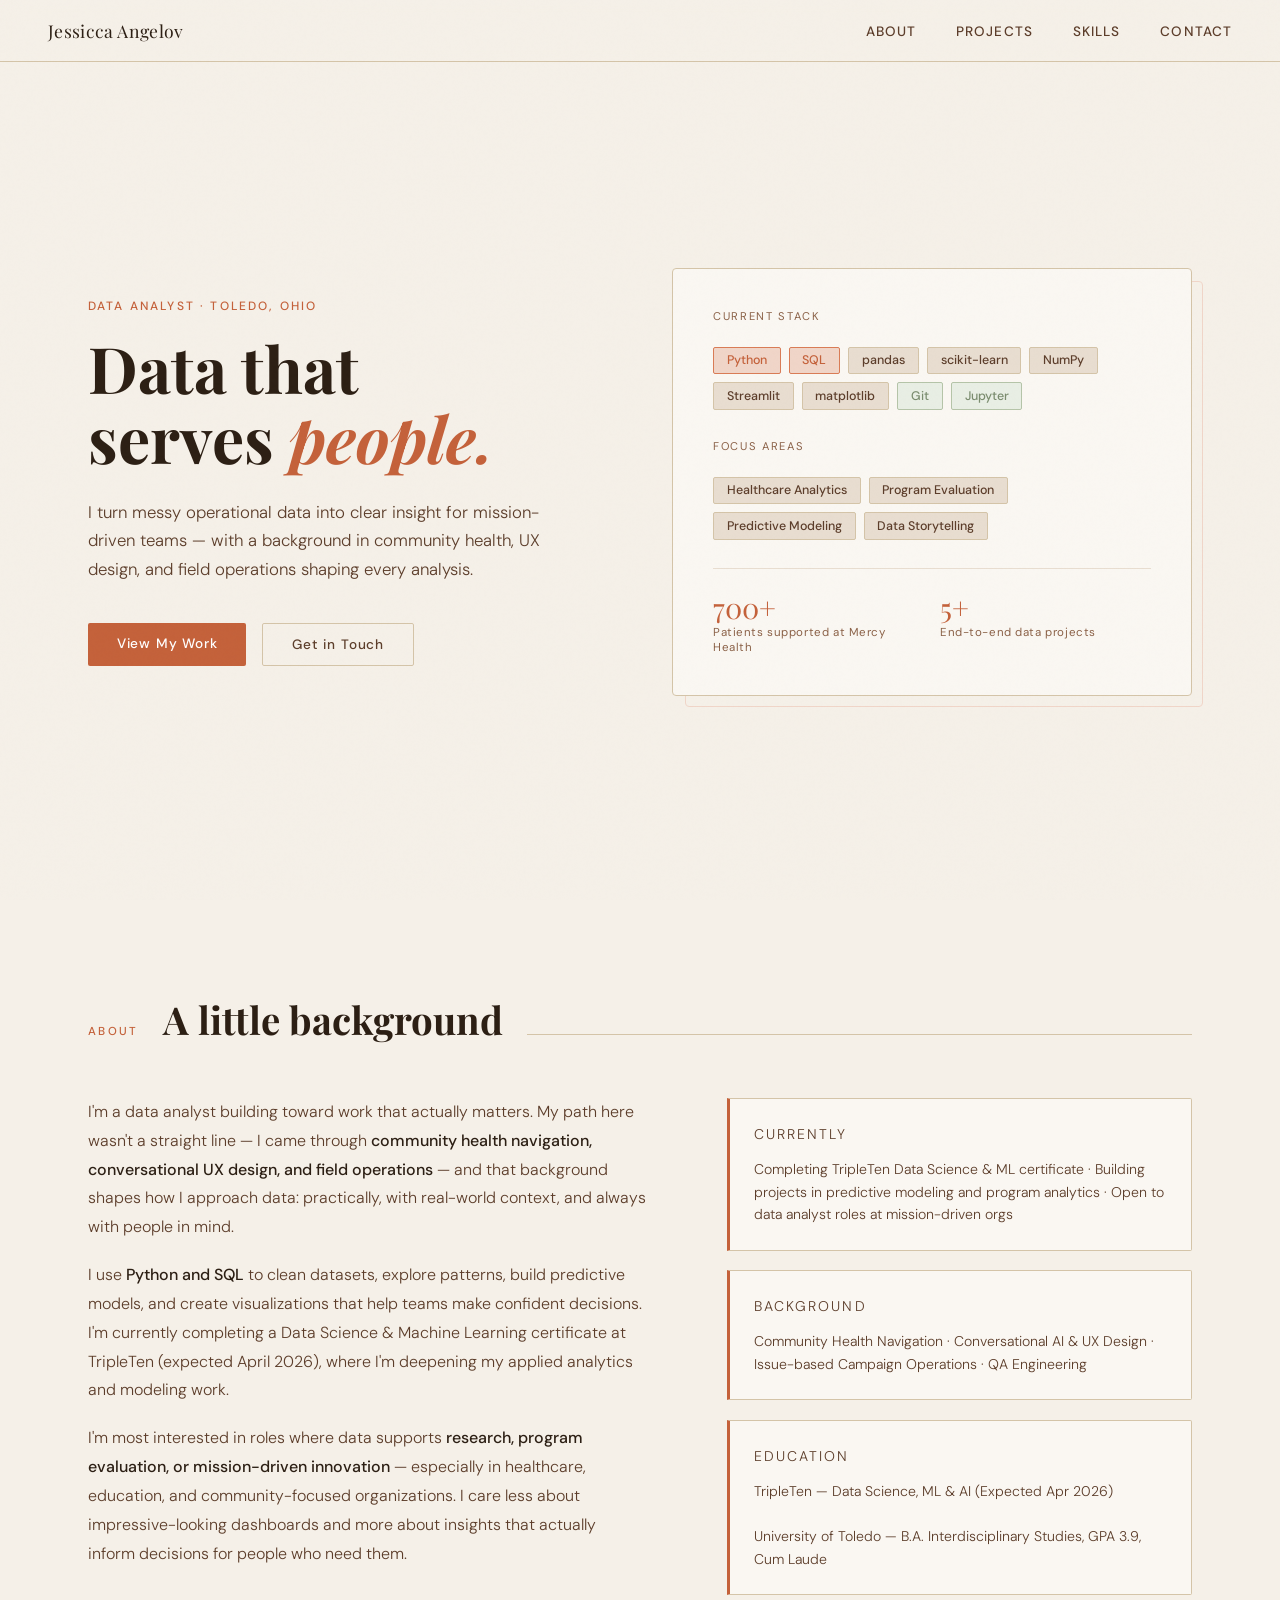
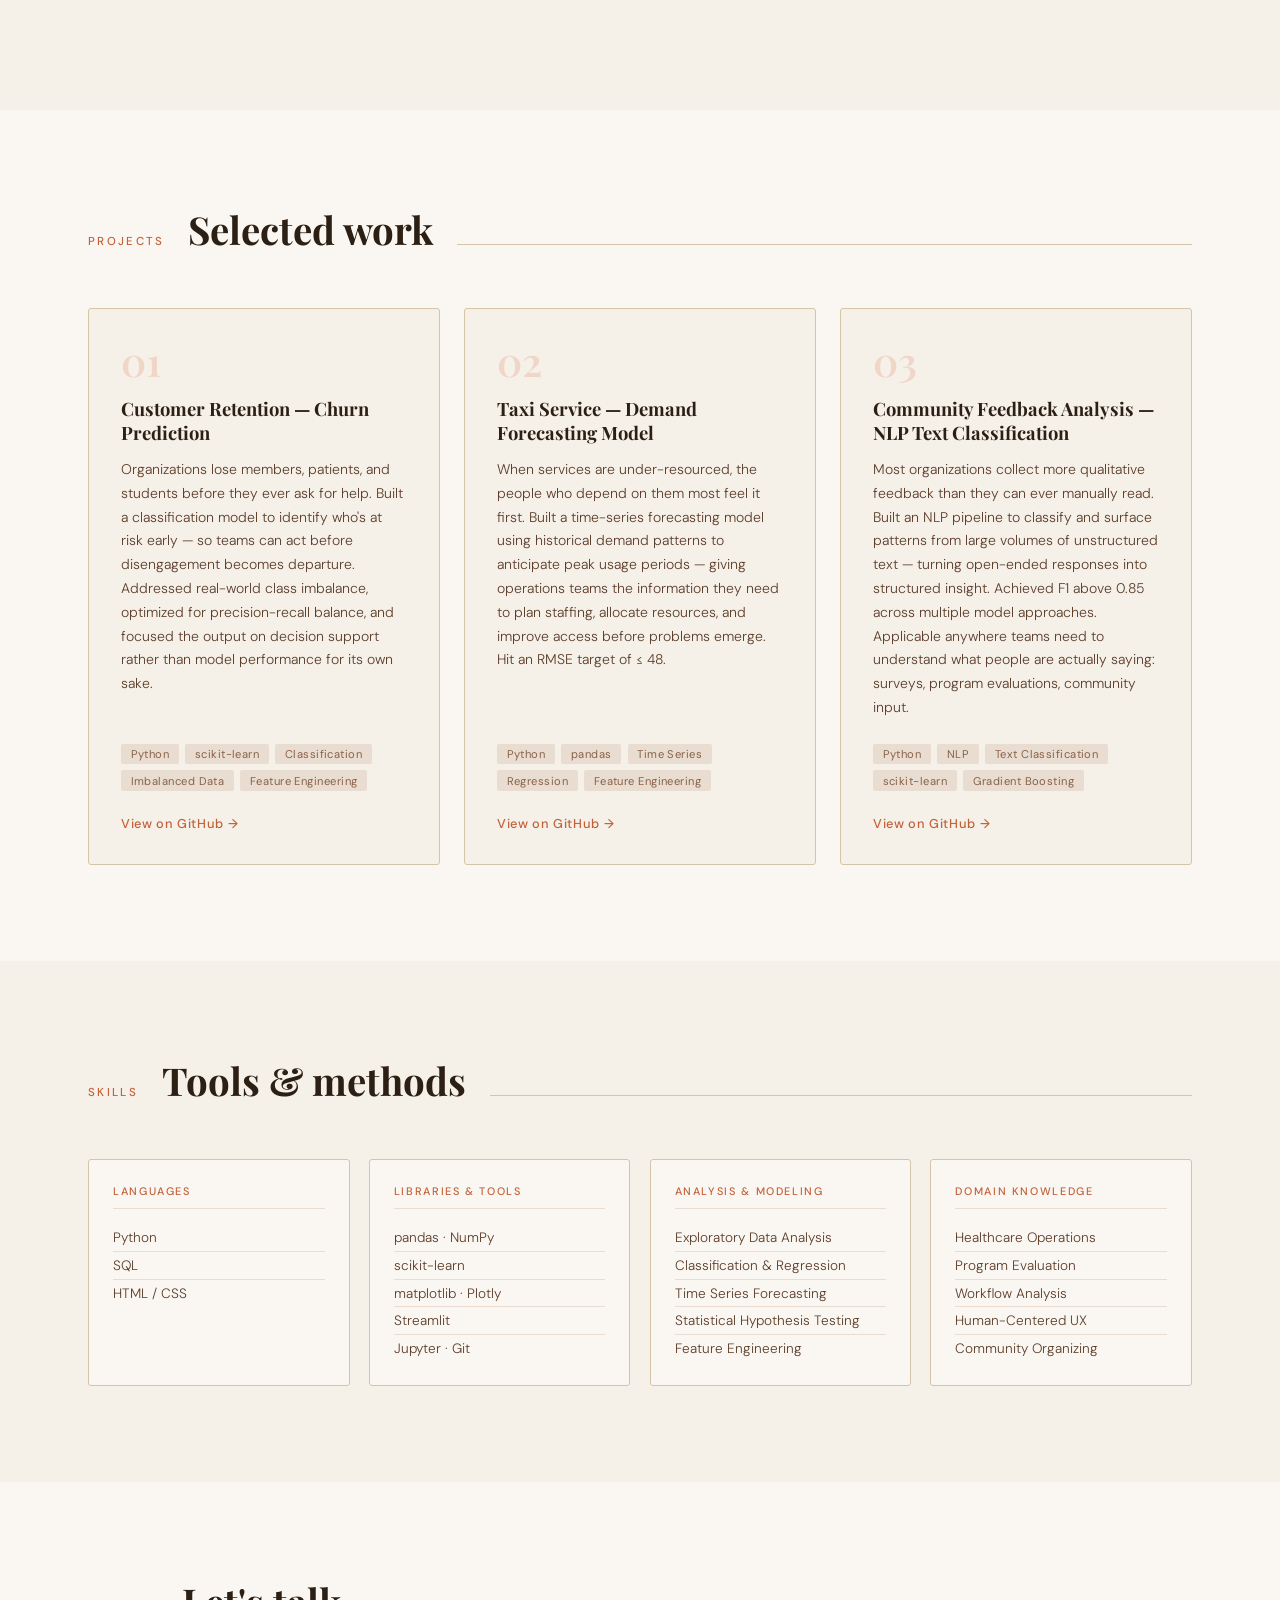
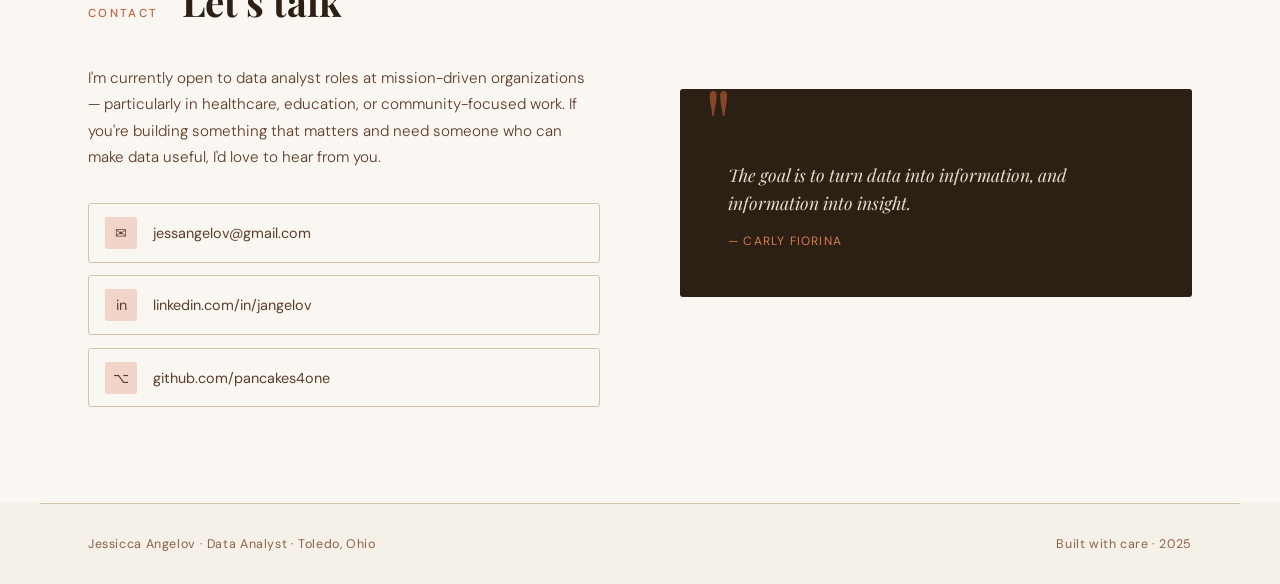
<file: index.html>
<!DOCTYPE html>
<html lang="en">
<head>
  <meta charset="UTF-8" />
  <meta name="viewport" content="width=device-width, initial-scale=1.0"/>
  <title>Jessicca Angelov — Data Analyst</title>
  <link rel="preconnect" href="https://fonts.googleapis.com">
  <link rel="preconnect" href="https://fonts.gstatic.com" crossorigin>
  <link href="https://fonts.googleapis.com/css2?family=Playfair+Display:ital,wght@0,400;0,600;1,400&family=DM+Sans:wght@300;400;500&display=swap" rel="stylesheet">
  <style>
    *, *::before, *::after { box-sizing: border-box; margin: 0; padding: 0; }

    :root {
      --cream: #F5F0E8;
      --warm-white: #FAF7F2;
      --terracotta: #C4613A;
      --terracotta-light: #D97B55;
      --terracotta-pale: #F0D5C8;
      --brown-dark: #2C1F14;
      --brown-mid: #5C3D2A;
      --brown-light: #8B6147;
      --sage: #7A8C6E;
      --sage-light: #B5C4A8;
      --sand: #D4C4A8;
      --sand-light: #E8DDD0;
    }

    html { scroll-behavior: smooth; }

    body {
      font-family: 'DM Sans', sans-serif;
      background-color: var(--cream);
      color: var(--brown-dark);
      overflow-x: hidden;
    }

    /* Grain overlay */
    body::before {
      content: '';
      position: fixed;
      inset: 0;
      background-image: url("data:image/svg+xml,%3Csvg viewBox='0 0 256 256' xmlns='http://www.w3.org/2000/svg'%3E%3Cfilter id='noise'%3E%3CfeTurbulence type='fractalNoise' baseFrequency='0.9' numOctaves='4' stitchTiles='stitch'/%3E%3C/filter%3E%3Crect width='100%25' height='100%25' filter='url(%23noise)' opacity='0.04'/%3E%3C/svg%3E");
      pointer-events: none;
      z-index: 1000;
      opacity: 0.4;
    }

    /* NAV */
    nav {
      position: fixed;
      top: 0; left: 0; right: 0;
      z-index: 100;
      padding: 1.2rem 3rem;
      display: flex;
      justify-content: space-between;
      align-items: center;
      background: rgba(245, 240, 232, 0.88);
      backdrop-filter: blur(12px);
      border-bottom: 1px solid var(--sand);
    }

    .nav-logo {
      font-family: 'Playfair Display', serif;
      font-size: 1.1rem;
      color: var(--brown-dark);
      letter-spacing: 0.02em;
    }

    .nav-links {
      display: flex;
      gap: 2.5rem;
      list-style: none;
    }

    .nav-links a {
      text-decoration: none;
      color: var(--brown-mid);
      font-size: 0.85rem;
      font-weight: 500;
      letter-spacing: 0.08em;
      text-transform: uppercase;
      transition: color 0.2s;
    }

    .nav-links a:hover { color: var(--terracotta); }

    /* HERO */
    .hero {
      min-height: 100vh;
      display: grid;
      grid-template-columns: 1fr 1fr;
      align-items: center;
      padding: 8rem 3rem 4rem;
      gap: 4rem;
      max-width: 1200px;
      margin: 0 auto;
    }

    .hero-text { animation: fadeUp 0.8s ease both; }

    .hero-eyebrow {
      font-size: 0.75rem;
      font-weight: 500;
      letter-spacing: 0.18em;
      text-transform: uppercase;
      color: var(--terracotta);
      margin-bottom: 1.2rem;
    }

    .hero-name {
      font-family: 'Playfair Display', serif;
      font-size: clamp(3rem, 5vw, 4.5rem);
      line-height: 1.1;
      color: var(--brown-dark);
      margin-bottom: 1.5rem;
    }

    .hero-name em {
      font-style: italic;
      color: var(--terracotta);
    }

    .hero-tagline {
      font-size: 1.05rem;
      font-weight: 300;
      line-height: 1.7;
      color: var(--brown-mid);
      max-width: 480px;
      margin-bottom: 2.5rem;
    }

    .hero-cta {
      display: flex;
      gap: 1rem;
      flex-wrap: wrap;
    }

    .btn-primary {
      display: inline-block;
      padding: 0.75rem 1.8rem;
      background: var(--terracotta);
      color: white;
      text-decoration: none;
      font-size: 0.85rem;
      font-weight: 500;
      letter-spacing: 0.06em;
      border-radius: 2px;
      transition: background 0.2s, transform 0.2s;
    }

    .btn-primary:hover {
      background: var(--brown-mid);
      transform: translateY(-1px);
    }

    .btn-secondary {
      display: inline-block;
      padding: 0.75rem 1.8rem;
      border: 1.5px solid var(--sand);
      color: var(--brown-mid);
      text-decoration: none;
      font-size: 0.85rem;
      font-weight: 500;
      letter-spacing: 0.06em;
      border-radius: 2px;
      transition: border-color 0.2s, color 0.2s;
    }

    .btn-secondary:hover {
      border-color: var(--terracotta);
      color: var(--terracotta);
    }

    .hero-visual {
      animation: fadeUp 0.8s 0.2s ease both;
      position: relative;
    }

    .hero-card {
      background: var(--warm-white);
      border: 1px solid var(--sand);
      border-radius: 4px;
      padding: 2.5rem;
      position: relative;
    }

    .hero-card::before {
      content: '';
      position: absolute;
      top: 12px; left: 12px; right: -12px; bottom: -12px;
      border: 1px solid var(--terracotta-pale);
      border-radius: 4px;
      z-index: -1;
    }

    .card-label {
      font-size: 0.7rem;
      letter-spacing: 0.15em;
      text-transform: uppercase;
      color: var(--brown-light);
      margin-bottom: 1.5rem;
    }

    .stack-row {
      display: flex;
      flex-wrap: wrap;
      gap: 0.5rem;
      margin-bottom: 1.8rem;
    }

    .tag {
      padding: 0.3rem 0.8rem;
      background: var(--sand-light);
      color: var(--brown-mid);
      font-size: 0.78rem;
      font-weight: 500;
      border-radius: 2px;
      border: 1px solid var(--sand);
    }

    .tag.accent {
      background: var(--terracotta-pale);
      border-color: var(--terracotta-light);
      color: var(--terracotta);
    }

    .tag.sage {
      background: #E8EEE4;
      border-color: var(--sage-light);
      color: var(--sage);
    }

    .stat-row {
      display: grid;
      grid-template-columns: 1fr 1fr;
      gap: 1rem;
      padding-top: 1.5rem;
      border-top: 1px solid var(--sand-light);
    }

    .stat { }
    .stat-num {
      font-family: 'Playfair Display', serif;
      font-size: 1.8rem;
      color: var(--terracotta);
      line-height: 1;
      margin-bottom: 0.2rem;
    }
    .stat-label {
      font-size: 0.72rem;
      color: var(--brown-light);
      letter-spacing: 0.05em;
    }

    /* SECTION SHARED */
    section {
      padding: 6rem 3rem;
      max-width: 1200px;
      margin: 0 auto;
    }

    .section-header {
      display: flex;
      align-items: baseline;
      gap: 1.5rem;
      margin-bottom: 3.5rem;
    }

    .section-eyebrow {
      font-size: 0.72rem;
      letter-spacing: 0.2em;
      text-transform: uppercase;
      color: var(--terracotta);
      font-weight: 500;
      white-space: nowrap;
    }

    .section-title {
      font-family: 'Playfair Display', serif;
      font-size: clamp(1.8rem, 3vw, 2.4rem);
      color: var(--brown-dark);
      line-height: 1.2;
    }

    .section-rule {
      flex: 1;
      height: 1px;
      background: var(--sand);
    }

    /* ABOUT */
    .about-grid {
      display: grid;
      grid-template-columns: 1.2fr 1fr;
      gap: 5rem;
      align-items: start;
    }

    .about-text p {
      font-size: 1rem;
      line-height: 1.8;
      color: var(--brown-mid);
      margin-bottom: 1.2rem;
      font-weight: 300;
    }

    .about-text p strong {
      color: var(--brown-dark);
      font-weight: 500;
    }

    .about-sidebar {}

    .sidebar-block {
      background: var(--warm-white);
      border: 1px solid var(--sand);
      border-left: 3px solid var(--terracotta);
      padding: 1.5rem;
      margin-bottom: 1.2rem;
      border-radius: 0 2px 2px 0;
    }

    .sidebar-block-label {
      font-size: 0.68rem;
      letter-spacing: 0.15em;
      text-transform: uppercase;
      color: var(--terracotta);
      font-weight: 500;
      margin-bottom: 0.8rem;
    }

    .sidebar-block p {
      font-size: 0.88rem;
      color: var(--brown-mid);
      line-height: 1.6;
      font-weight: 300;
    }

    /* PROJECTS */
    #projects { background: var(--warm-white); max-width: 100%; padding: 6rem 0; }
    #projects .inner { max-width: 1200px; margin: 0 auto; padding: 0 3rem; }

    .projects-grid {
      display: grid;
      grid-template-columns: repeat(3, 1fr);
      gap: 1.5rem;
    }

    .project-card {
      background: var(--cream);
      border: 1px solid var(--sand);
      border-radius: 3px;
      padding: 2rem;
      display: flex;
      flex-direction: column;
      transition: transform 0.25s, box-shadow 0.25s;
      position: relative;
      overflow: hidden;
    }

    .project-card::after {
      content: '';
      position: absolute;
      bottom: 0; left: 0; right: 0;
      height: 3px;
      background: var(--terracotta);
      transform: scaleX(0);
      transform-origin: left;
      transition: transform 0.3s ease;
    }

    .project-card:hover {
      transform: translateY(-4px);
      box-shadow: 0 12px 32px rgba(44, 31, 20, 0.08);
    }

    .project-card:hover::after { transform: scaleX(1); }

    .project-num {
      font-family: 'Playfair Display', serif;
      font-size: 2.5rem;
      color: var(--terracotta-pale);
      line-height: 1;
      margin-bottom: 1rem;
      font-weight: 600;
    }

    .project-title {
      font-family: 'Playfair Display', serif;
      font-size: 1.15rem;
      color: var(--brown-dark);
      margin-bottom: 0.8rem;
      line-height: 1.3;
    }

    .project-desc {
      font-size: 0.875rem;
      color: var(--brown-mid);
      line-height: 1.7;
      font-weight: 300;
      flex: 1;
      margin-bottom: 1.5rem;
    }

    .project-tags {
      display: flex;
      flex-wrap: wrap;
      gap: 0.4rem;
      margin-bottom: 1.5rem;
    }

    .project-tag {
      font-size: 0.7rem;
      padding: 0.2rem 0.6rem;
      background: var(--sand-light);
      color: var(--brown-light);
      border-radius: 2px;
      letter-spacing: 0.04em;
    }

    .project-link {
      display: inline-flex;
      align-items: center;
      gap: 0.4rem;
      font-size: 0.8rem;
      font-weight: 500;
      color: var(--terracotta);
      text-decoration: none;
      letter-spacing: 0.05em;
      margin-top: auto;
      transition: gap 0.2s;
    }

    .project-link:hover { gap: 0.7rem; }

    /* SKILLS */
    .skills-grid {
      display: grid;
      grid-template-columns: repeat(4, 1fr);
      gap: 1.2rem;
    }

    .skill-group {
      background: var(--warm-white);
      border: 1px solid var(--sand);
      padding: 1.5rem;
      border-radius: 3px;
    }

    .skill-group-title {
      font-size: 0.68rem;
      letter-spacing: 0.15em;
      text-transform: uppercase;
      color: var(--terracotta);
      font-weight: 500;
      margin-bottom: 1rem;
      padding-bottom: 0.6rem;
      border-bottom: 1px solid var(--sand-light);
    }

    .skill-list {
      list-style: none;
    }

    .skill-list li {
      font-size: 0.85rem;
      color: var(--brown-mid);
      padding: 0.3rem 0;
      font-weight: 300;
      border-bottom: 1px solid var(--sand-light);
    }

    .skill-list li:last-child { border-bottom: none; }

    /* CONTACT */
    .contact-inner {
      display: grid;
      grid-template-columns: 1fr 1fr;
      gap: 5rem;
      align-items: center;
    }

    .contact-text .section-title { margin-bottom: 1rem; }

    .contact-text p {
      font-size: 0.95rem;
      color: var(--brown-mid);
      line-height: 1.75;
      font-weight: 300;
      margin-bottom: 2rem;
    }

    .contact-links {
      display: flex;
      flex-direction: column;
      gap: 0.8rem;
    }

    .contact-link {
      display: flex;
      align-items: center;
      gap: 1rem;
      text-decoration: none;
      color: var(--brown-mid);
      font-size: 0.9rem;
      padding: 0.8rem 1rem;
      background: var(--warm-white);
      border: 1px solid var(--sand);
      border-radius: 3px;
      transition: border-color 0.2s, color 0.2s;
    }

    .contact-link:hover {
      border-color: var(--terracotta);
      color: var(--terracotta);
    }

    .contact-link-icon {
      width: 32px;
      height: 32px;
      background: var(--terracotta-pale);
      border-radius: 2px;
      display: flex;
      align-items: center;
      justify-content: center;
      font-size: 0.9rem;
      flex-shrink: 0;
    }

    .contact-quote {
      background: var(--brown-dark);
      color: var(--cream);
      padding: 3rem;
      border-radius: 3px;
      position: relative;
    }

    .contact-quote::before {
      content: '"';
      font-family: 'Playfair Display', serif;
      font-size: 6rem;
      color: var(--terracotta);
      position: absolute;
      top: -1rem;
      left: 1.5rem;
      line-height: 1;
      opacity: 0.6;
    }

    .contact-quote p {
      font-family: 'Playfair Display', serif;
      font-size: 1.1rem;
      font-style: italic;
      line-height: 1.6;
      color: var(--sand-light);
      margin-top: 1.5rem;
    }

    .contact-quote cite {
      display: block;
      margin-top: 1rem;
      font-size: 0.75rem;
      font-style: normal;
      letter-spacing: 0.1em;
      text-transform: uppercase;
      color: var(--terracotta-light);
    }

    /* FOOTER */
    footer {
      border-top: 1px solid var(--sand);
      padding: 2rem 3rem;
      display: flex;
      justify-content: space-between;
      align-items: center;
      max-width: 1200px;
      margin: 0 auto;
    }

    footer p {
      font-size: 0.78rem;
      color: var(--brown-light);
      letter-spacing: 0.05em;
    }

    /* ANIMATIONS */
    @keyframes fadeUp {
      from { opacity: 0; transform: translateY(24px); }
      to { opacity: 1; transform: translateY(0); }
    }

    .reveal {
      opacity: 1;
      transform: translateY(0);
      transition: opacity 0.6s ease, transform 0.6s ease;
    }

    .reveal.hidden {
      opacity: 0;
      transform: translateY(20px);
    }

    .reveal.visible {
      opacity: 1;
      transform: translateY(0);
    }

    /* RESPONSIVE */
    @media (max-width: 900px) {
      .hero { grid-template-columns: 1fr; padding-top: 6rem; }
      .hero-visual { display: none; }
      .about-grid { grid-template-columns: 1fr; gap: 2.5rem; }
      .projects-grid { grid-template-columns: 1fr; }
      .skills-grid { grid-template-columns: 1fr 1fr; }
      .contact-inner { grid-template-columns: 1fr; gap: 2.5rem; }
      nav { padding: 1rem 1.5rem; }
      .nav-links { gap: 1.5rem; }
      section { padding: 4rem 1.5rem; }
    }
  </style>
</head>
<body>

  <nav>
    <div class="nav-logo">Jessicca Angelov</div>
    <ul class="nav-links">
      <li><a href="#about">About</a></li>
      <li><a href="#projects">Projects</a></li>
      <li><a href="#skills">Skills</a></li>
      <li><a href="#contact">Contact</a></li>
    </ul>
  </nav>

  <!-- HERO -->
  <div class="hero">
    <div class="hero-text">
      <p class="hero-eyebrow">Data Analyst · Toledo, Ohio</p>
      <h1 class="hero-name">Data that<br>serves <em>people.</em></h1>
      <p class="hero-tagline">I turn messy operational data into clear insight for mission-driven teams — with a background in community health, UX design, and field operations shaping every analysis.</p>
      <div class="hero-cta">
        <a href="#projects" class="btn-primary">View My Work</a>
        <a href="#contact" class="btn-secondary">Get in Touch</a>
      </div>
    </div>
    <div class="hero-visual">
      <div class="hero-card">
        <p class="card-label">Current Stack</p>
        <div class="stack-row">
          <span class="tag accent">Python</span>
          <span class="tag accent">SQL</span>
          <span class="tag">pandas</span>
          <span class="tag">scikit-learn</span>
          <span class="tag">NumPy</span>
          <span class="tag">Streamlit</span>
          <span class="tag">matplotlib</span>
          <span class="tag sage">Git</span>
          <span class="tag sage">Jupyter</span>
        </div>
        <p class="card-label">Focus Areas</p>
        <div class="stack-row">
          <span class="tag">Healthcare Analytics</span>
          <span class="tag">Program Evaluation</span>
          <span class="tag">Predictive Modeling</span>
          <span class="tag">Data Storytelling</span>
        </div>
        <div class="stat-row">
          <div class="stat">
            <div class="stat-num">700+</div>
            <div class="stat-label">Patients supported at Mercy Health</div>
          </div>
          <div class="stat">
            <div class="stat-num">5+</div>
            <div class="stat-label">End-to-end data projects</div>
          </div>
        </div>
      </div>
    </div>
  </div>

  <!-- ABOUT -->
  <section id="about">
    <div class="section-header reveal">
      <span class="section-eyebrow">About</span>
      <h2 class="section-title">A little background</h2>
      <div class="section-rule"></div>
    </div>
    <div class="about-grid">
      <div class="about-text reveal">
        <p>I'm a data analyst building toward work that actually matters. My path here wasn't a straight line — I came through <strong>community health navigation, conversational UX design, and field operations</strong> — and that background shapes how I approach data: practically, with real-world context, and always with people in mind.</p>
        <p>I use <strong>Python and SQL</strong> to clean datasets, explore patterns, build predictive models, and create visualizations that help teams make confident decisions. I'm currently completing a Data Science & Machine Learning certificate at TripleTen (expected April 2026), where I'm deepening my applied analytics and modeling work.</p>
        <p>I'm most interested in roles where data supports <strong>research, program evaluation, or mission-driven innovation</strong> — especially in healthcare, education, and community-focused organizations. I care less about impressive-looking dashboards and more about insights that actually inform decisions for people who need them.</p>
      </div>
      <div class="about-sidebar reveal">
        <div class="sidebar-block">
          <p class="sidebar-block-label">Currently</p>
          <p>Completing TripleTen Data Science & ML certificate · Building projects in predictive modeling and program analytics · Open to data analyst roles at mission-driven orgs</p>
        </div>
        <div class="sidebar-block">
          <p class="sidebar-block-label">Background</p>
          <p>Community Health Navigation · Conversational AI & UX Design · Issue-based Campaign Operations · QA Engineering</p>
        </div>
        <div class="sidebar-block">
          <p class="sidebar-block-label">Education</p>
          <p>TripleTen — Data Science, ML & AI (Expected Apr 2026)<br><br>University of Toledo — B.A. Interdisciplinary Studies, GPA 3.9, Cum Laude</p>
        </div>
      </div>
    </div>
  </section>

  <!-- PROJECTS -->
  <section id="projects">
    <div class="inner">
      <div class="section-header reveal">
        <span class="section-eyebrow">Projects</span>
        <h2 class="section-title">Selected work</h2>
        <div class="section-rule"></div>
      </div>
      <div class="projects-grid">

        <div class="project-card reveal">
          <div class="project-num">01</div>
          <h3 class="project-title">Customer Retention — Churn Prediction</h3>
          <p class="project-desc">Organizations lose members, patients, and students before they ever ask for help. Built a classification model to identify who's at risk early — so teams can act before disengagement becomes departure. Addressed real-world class imbalance, optimized for precision-recall balance, and focused the output on decision support rather than model performance for its own sake.</p>
          <div class="project-tags">
            <span class="project-tag">Python</span>
            <span class="project-tag">scikit-learn</span>
            <span class="project-tag">Classification</span>
            <span class="project-tag">Imbalanced Data</span>
            <span class="project-tag">Feature Engineering</span>
          </div>
          <a href="https://github.com/pancakes4one/Data_Projects_TripleTen" class="project-link">View on GitHub →</a>
        </div>

        <div class="project-card reveal">
          <div class="project-num">02</div>
          <h3 class="project-title">Taxi Service — Demand Forecasting Model</h3>
          <p class="project-desc">When services are under-resourced, the people who depend on them most feel it first. Built a time-series forecasting model using historical demand patterns to anticipate peak usage periods — giving operations teams the information they need to plan staffing, allocate resources, and improve access before problems emerge. Hit an RMSE target of ≤ 48.</p>
          <div class="project-tags">
            <span class="project-tag">Python</span>
            <span class="project-tag">pandas</span>
            <span class="project-tag">Time Series</span>
            <span class="project-tag">Regression</span>
            <span class="project-tag">Feature Engineering</span>
          </div>
          <a href="https://github.com/pancakes4one/Data_Projects_TripleTen" class="project-link">View on GitHub →</a>
        </div>

        <div class="project-card reveal">
          <div class="project-num">03</div>
          <h3 class="project-title">Community Feedback Analysis — NLP Text Classification</h3>
          <p class="project-desc">Most organizations collect more qualitative feedback than they can ever manually read. Built an NLP pipeline to classify and surface patterns from large volumes of unstructured text — turning open-ended responses into structured insight. Achieved F1 above 0.85 across multiple model approaches. Applicable anywhere teams need to understand what people are actually saying: surveys, program evaluations, community input.</p>
          <div class="project-tags">
            <span class="project-tag">Python</span>
            <span class="project-tag">NLP</span>
            <span class="project-tag">Text Classification</span>
            <span class="project-tag">scikit-learn</span>
            <span class="project-tag">Gradient Boosting</span>
          </div>
          <a href="https://github.com/pancakes4one/Data_Projects_TripleTen" class="project-link">View on GitHub →</a>
        </div>

      </div>
    </div>
  </section>

  <!-- SKILLS -->
  <section id="skills">
    <div class="section-header reveal">
      <span class="section-eyebrow">Skills</span>
      <h2 class="section-title">Tools & methods</h2>
      <div class="section-rule"></div>
    </div>
    <div class="skills-grid">
      <div class="skill-group reveal">
        <p class="skill-group-title">Languages</p>
        <ul class="skill-list">
          <li>Python</li>
          <li>SQL</li>
          <li>HTML / CSS</li>
        </ul>
      </div>
      <div class="skill-group reveal">
        <p class="skill-group-title">Libraries & Tools</p>
        <ul class="skill-list">
          <li>pandas · NumPy</li>
          <li>scikit-learn</li>
          <li>matplotlib · Plotly</li>
          <li>Streamlit</li>
          <li>Jupyter · Git</li>
        </ul>
      </div>
      <div class="skill-group reveal">
        <p class="skill-group-title">Analysis & Modeling</p>
        <ul class="skill-list">
          <li>Exploratory Data Analysis</li>
          <li>Classification & Regression</li>
          <li>Time Series Forecasting</li>
          <li>Statistical Hypothesis Testing</li>
          <li>Feature Engineering</li>
        </ul>
      </div>
      <div class="skill-group reveal">
        <p class="skill-group-title">Domain Knowledge</p>
        <ul class="skill-list">
          <li>Healthcare Operations</li>
          <li>Program Evaluation</li>
          <li>Workflow Analysis</li>
          <li>Human-Centered UX</li>
          <li>Community Organizing</li>
        </ul>
      </div>
    </div>
  </section>

  <!-- CONTACT -->
  <section id="contact" style="background: var(--warm-white); max-width: 100%; padding: 6rem 0;">
    <div style="max-width: 1200px; margin: 0 auto; padding: 0 3rem;">
      <div class="contact-inner">
        <div class="contact-text reveal">
          <div class="section-header" style="margin-bottom: 1.5rem;">
            <span class="section-eyebrow">Contact</span>
            <h2 class="section-title">Let's talk</h2>
          </div>
          <p>I'm currently open to data analyst roles at mission-driven organizations — particularly in healthcare, education, or community-focused work. If you're building something that matters and need someone who can make data useful, I'd love to hear from you.</p>
          <div class="contact-links">
            <a href="mailto:jessangelov@gmail.com" class="contact-link">
              <span class="contact-link-icon">✉</span>
              jessangelov@gmail.com
            </a>
            <a href="https://linkedin.com/in/jangelov" class="contact-link" target="_blank">
              <span class="contact-link-icon">in</span>
              linkedin.com/in/jangelov
            </a>
            <a href="https://github.com/pancakes4one" class="contact-link" target="_blank">
              <span class="contact-link-icon">⌥</span>
              github.com/pancakes4one
            </a>
          </div>
        </div>
        <div class="contact-quote reveal">
          <p>The goal is to turn data into information, and information into insight.</p>
          <cite>— Carly Fiorina</cite>
        </div>
      </div>
    </div>
  </section>

  <footer>
    <p>Jessicca Angelov · Data Analyst · Toledo, Ohio</p>
    <p>Built with care · 2025</p>
  </footer>

  <script>
    // Scroll reveal
    const reveals = document.querySelectorAll('.reveal');
    const observer = new IntersectionObserver((entries) => {
      entries.forEach((entry, i) => {
        if (entry.isIntersecting) {
          setTimeout(() => {
            entry.target.classList.add('visible');
          }, i * 80);
          observer.unobserve(entry.target);
        }
      });
    }, { threshold: 0.1 });
    reveals.forEach(el => observer.observe(el));
</file>
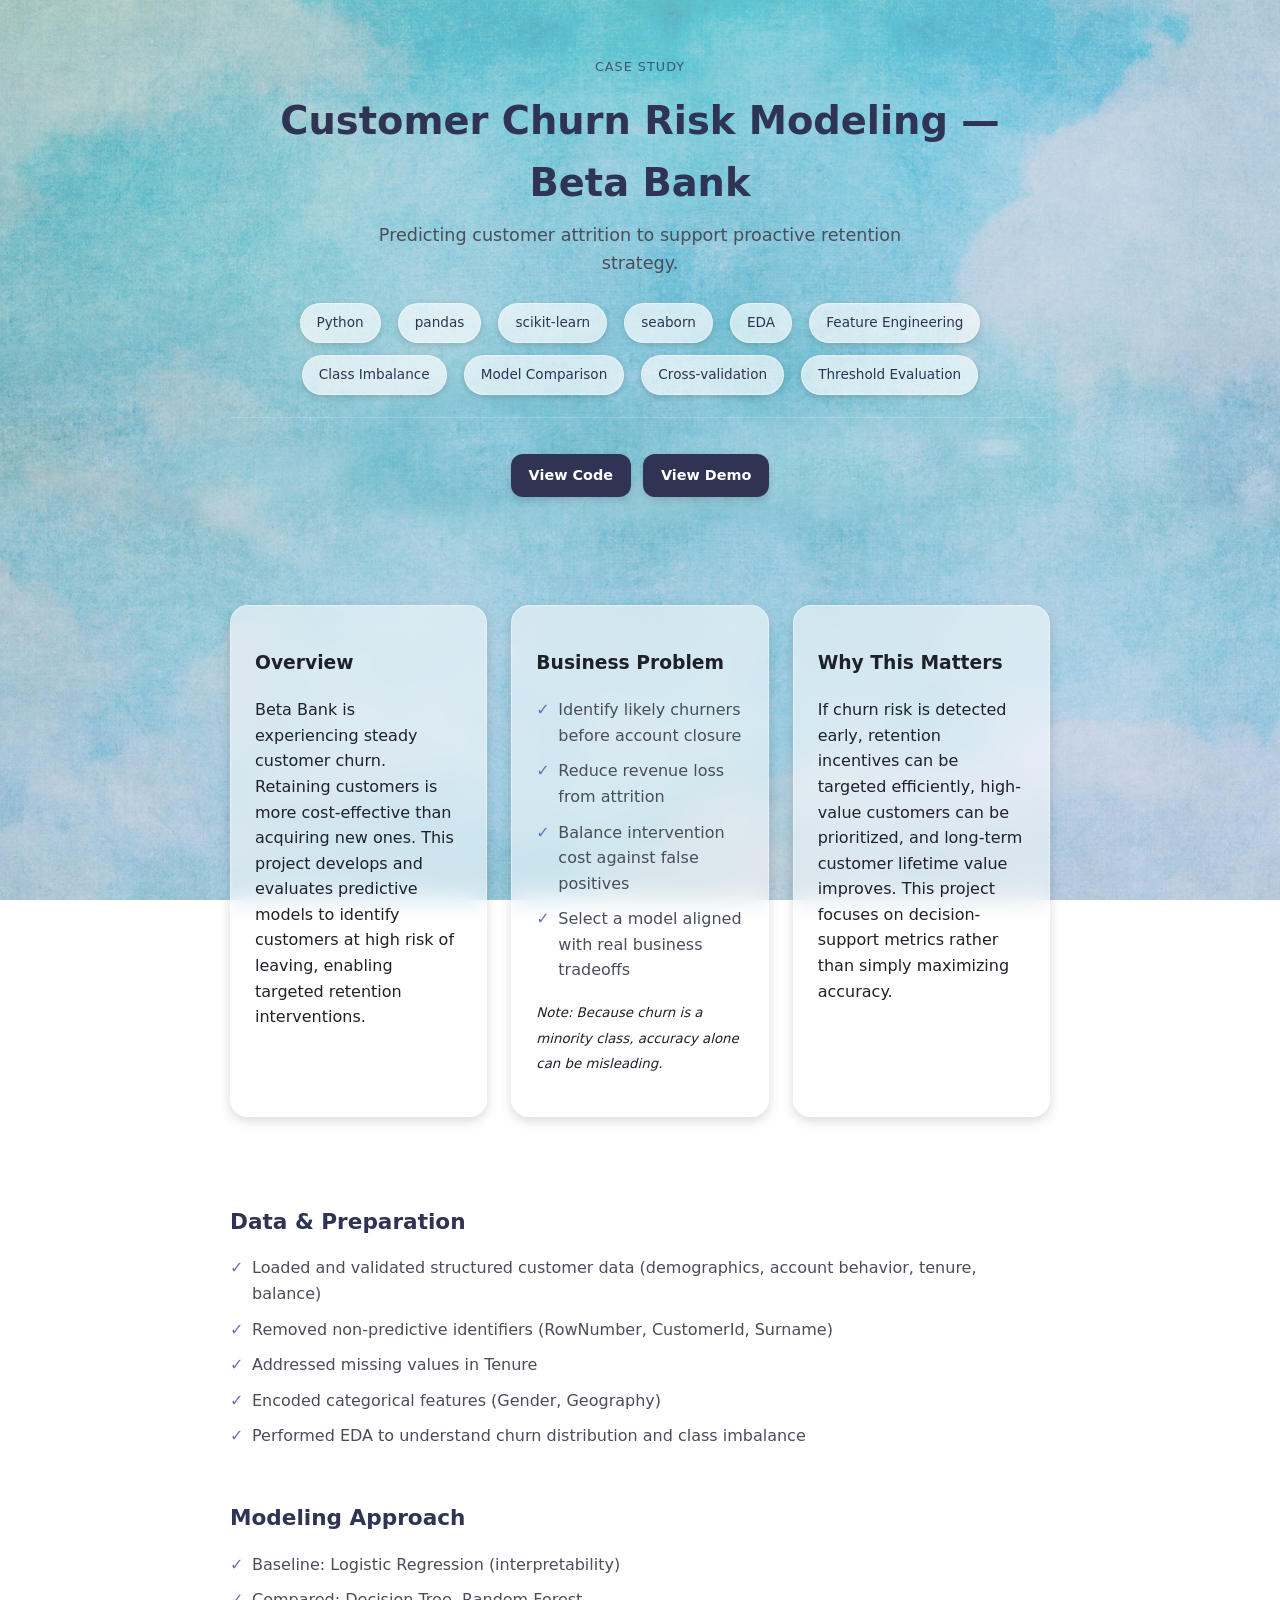
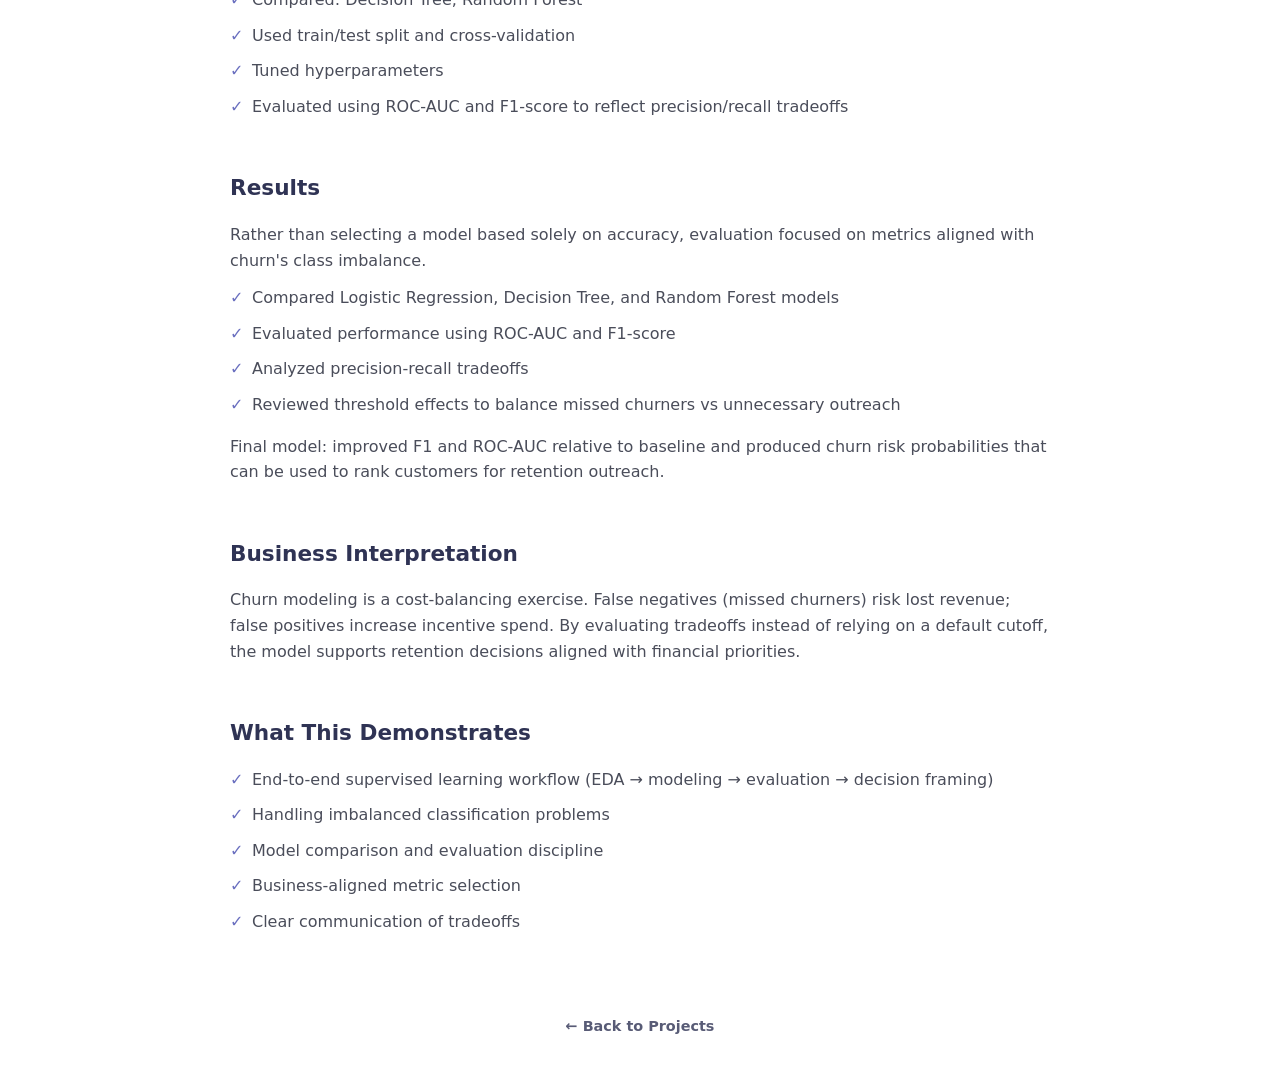
<file: projects/churn.html>
<!DOCTYPE html>
<html lang="en">
<head>
  <meta charset="UTF-8" />
  <meta name="viewport" content="width=device-width, initial-scale=1.0" />
  <title>Customer Churn Case Study</title>
  <link rel="stylesheet" href="../style.css" />
</head>

<body>

  <div class="container">

    <!-- HERO -->
    <section class="case-hero">
      <p class="kicker">Case Study</p>
      <h1 class="title">Customer Churn Risk Modeling — Beta Bank</h1>
      <p class="subtitle">Predicting customer attrition to support proactive retention strategy.</p>

      <div class="meta">
        <span class="chip">Python</span>
        <span class="chip">pandas</span>
        <span class="chip">scikit-learn</span>
        <span class="chip">seaborn</span>
        <span class="chip">EDA</span>
        <span class="chip">Feature Engineering</span>
        <span class="chip">Class Imbalance</span>
        <span class="chip">Model Comparison</span>
        <span class="chip">Cross-validation</span>
        <span class="chip">Threshold Evaluation</span>
      </div>

      <div class="cta-row">
        <a class="btn" href="https://github.com/...">View Code</a>
        <a class="btn" href="#">View Demo</a>
      </div>
    </section>

    <!-- 3-CARD GRID -->
    <section class="case-grid">
      <div class="card">
        <h3>Overview</h3>
        <p>Beta Bank is experiencing steady customer churn. Retaining customers is more cost-effective than acquiring new ones. This project develops and evaluates predictive models to identify customers at high risk of leaving, enabling targeted retention interventions.</p>
      </div>

      <div class="card">
        <h3>Business Problem</h3>
        <ul class="checklist">
          <li>Identify likely churners before account closure</li>
          <li>Reduce revenue loss from attrition</li>
          <li>Balance intervention cost against false positives</li>
          <li>Select a model aligned with real business tradeoffs</li>
        </ul>
        <p><small><em>Note: Because churn is a minority class, accuracy alone can be misleading.</em></small></p>
      </div>

      <div class="card">
        <h3>Why This Matters</h3>
        <p>If churn risk is detected early, retention incentives can be targeted efficiently, high-value customers can be prioritized, and long-term customer lifetime value improves. This project focuses on decision-support metrics rather than simply maximizing accuracy.</p>
      </div>
    </section>

    <!-- SECTIONS -->
    <section class="case-section">
      <h2>Data & Preparation</h2>
      <ul class="checklist">
        <li>Loaded and validated structured customer data (demographics, account behavior, tenure, balance)</li>
        <li>Removed non-predictive identifiers (RowNumber, CustomerId, Surname)</li>
        <li>Addressed missing values in Tenure</li>
        <li>Encoded categorical features (Gender, Geography)</li>
        <li>Performed EDA to understand churn distribution and class imbalance</li>
      </ul>
    </section>

    <section class="case-section">
      <h2>Modeling Approach</h2>
      <ul class="checklist">
        <li>Baseline: Logistic Regression (interpretability)</li>
        <li>Compared: Decision Tree, Random Forest</li>
        <li>Used train/test split and cross-validation</li>
        <li>Tuned hyperparameters</li>
        <li>Evaluated using ROC-AUC and F1-score to reflect precision/recall tradeoffs</li>
      </ul>
    </section>

    <section class="case-section">
      <h2>Results</h2>
      <p>Rather than selecting a model based solely on accuracy, evaluation focused on metrics aligned with churn's class imbalance.</p>
      <ul class="checklist">
        <li>Compared Logistic Regression, Decision Tree, and Random Forest models</li>
        <li>Evaluated performance using ROC-AUC and F1-score</li>
        <li>Analyzed precision-recall tradeoffs</li>
        <li>Reviewed threshold effects to balance missed churners vs unnecessary outreach</li>
      </ul>
      <p>Final model: improved F1 and ROC-AUC relative to baseline and produced churn risk probabilities that can be used to rank customers for retention outreach.</p>
    </section>

    <section class="case-section">
      <h2>Business Interpretation</h2>
      <p>Churn modeling is a cost-balancing exercise. False negatives (missed churners) risk lost revenue; false positives increase incentive spend. By evaluating tradeoffs instead of relying on a default cutoff, the model supports retention decisions aligned with financial priorities.</p>
    </section>

    <section class="case-section">
      <h2>What This Demonstrates</h2>
      <ul class="checklist">
        <li>End-to-end supervised learning workflow (EDA → modeling → evaluation → decision framing)</li>
        <li>Handling imbalanced classification problems</li>
        <li>Model comparison and evaluation discipline</li>
        <li>Business-aligned metric selection</li>
        <li>Clear communication of tradeoffs</li>
      </ul>
    </section>

    <!-- FOOTER -->
    <footer class="case-footer">
      <a href="../index.html">← Back to Projects</a>
    </footer>

  </div>

</body>
</html>
</file>
<file: style.css>
/* -----------------------------------
   Dreamy Ghibli Watercolor Palette
----------------------------------- */
:root {
  --bg-top: #c9d8e9;
  --bg-bottom: #9fbac7;
  --card-bg: rgba(255, 255, 255, 0.55);
  --card-border: rgba(255, 255, 255, 0.4);
  --shadow: rgba(0, 0, 0, 0.15);

  --primary: #6A6FBF;
  --primary-dark: #2F3354;
  --accent: #8A8EC4;

  --text-main: #1F212A;
  --text-soft: #4A4D5A;

  --radius: 18px;
  --max-width: 820px;
}

/* -----------------------------------
   Base
----------------------------------- */
body {
  margin: 0;
  font-family: Inter, system-ui, sans-serif;

  background:
    radial-gradient(
      circle at 50% 20%,
      rgba(215, 200, 240, 0.20),
      rgba(215, 200, 240, 0) 60%
    ),
    linear-gradient(
      to bottom right,
      rgba(110, 135, 110, 0.55) 0%,
      rgba(130, 135, 185, 0.55) 45%,
      rgba(165, 145, 205, 0.60) 100%
    );
  background-attachment: fixed;
  color: var(--text-main);
  line-height: 1.6;
}

body::before {
  content: "";
  position: fixed;
  inset: 0;
  background: url('images/background-watercolor-image.jpg') no-repeat center center;
  background-size: cover;
  opacity: 0.50;
  pointer-events: none;
  z-index: -1;
}

/* -----------------------------------
   Layout
----------------------------------- */
.container {
  max-width: var(--max-width);
  margin: 0 auto;
  padding: 24px;
}

/* -----------------------------------
   Social Links (Get in Touch)
----------------------------------- */
.social-links {
  margin-top: 16px;
  display: flex;
  gap: 16px;
  justify-content: center;
  align-items: center;
}

/* FIX: Make icons visible */
.icon-btn svg {
  width: 22px;
  height: 22px;
  fill: #ffffff;
}

/* FIX: Ensure icon buttons have a visible background */
.icon-btn {
  background: var(--primary-dark);
  color: #ffffff;
  display: inline-flex;
  align-items: center;
  justify-content: center;
  width: 44px;
  height: 44px;
  border-radius: 12px;
  box-shadow: 0 3px 8px var(--shadow);
  transition: background 0.2s ease, transform 0.2s ease;
}

.icon-btn:hover {
  background: var(--primary);
  transform: translateY(-2px);
}

/* -----------------------------------
   Section Cards
----------------------------------- */
.card {
  background: var(--card-bg);
  backdrop-filter: blur(12px);
  border-radius: var(--radius);
  padding: 28px;
  margin: 40px auto;
  border: 1px solid var(--card-border);
  box-shadow: 0 8px 24px var(--shadow);
}

/* -----------------------------------
   Hero
----------------------------------- */
.hero h1 {
  margin: 0 0 10px 0;
  font-size: 2rem;
  color: var(--primary-dark);
}

.hero p {
  margin: 0;
  color: var(--text-soft);
}

/* -----------------------------------
   Section Headers
----------------------------------- */
h2 {
  margin-top: 0;
  color: var(--primary-dark);
  font-size: 1.4rem;
}

/* -----------------------------------
   Skills
----------------------------------- */
.skills {
  display: flex;
  flex-wrap: wrap;
  gap: 10px;
}

.skill-pill {
  padding: 8px 14px;
  background: rgba(255, 255, 255, 0.55);
  border-radius: 999px;
  border: 1px solid var(--card-border);
  font-size: 0.9rem;
  color: var(--primary-dark);
  box-shadow: 0 2px 6px var(--shadow);
}

/* -----------------------------------
   Strengths List
----------------------------------- */
.strengths-list {
  list-style: none;
  padding: 0;
  margin: 0;
}

.strengths-list li {
  margin-bottom: 10px;
  padding-left: 18px;
  position: relative;
  color: var(--text-soft);
}

.strengths-list li::before {
  content: "•";
  position: absolute;
  left: 0;
  top: 0;
  color: var(--primary);
  font-weight: bold;
}

/* -----------------------------------
   Projects — 2x2 Grid
----------------------------------- */
.projects-grid {
  display: grid;
  grid-template-columns: repeat(2, 1fr);
  gap: 24px;
  margin-bottom: 32px;
}

@media (max-width: 700px) {
  .projects-grid {
    grid-template-columns: 1fr;
  }
}

.project-card {
  background: var(--card-bg);
  backdrop-filter: blur(12px);
  border-radius: var(--radius);
  padding: 24px;
  border: 1px solid var(--card-border);
  box-shadow: 0 4px 12px var(--shadow);
  transition: transform 0.25s ease, box-shadow 0.25s ease;
}

.project-card:hover {
  transform: translateY(-4px);
  box-shadow: 0 12px 28px rgba(106, 111, 191, 0.25);
}

.project-card h3 {
  margin-top: 0;
  color: var(--primary-dark);
}

.project-card p {
  color: var(--text-soft);
}

.tech-stack {
  margin-top: 12px;
  font-size: 0.85rem;
  color: var(--primary-dark);
  opacity: 0.8;
  font-style: italic;
}

/* -----------------------------------
   Buttons — MATCH HERO STYLE
----------------------------------- */
.btn {
  display: inline-flex;
  align-items: center;
  justify-content: center;

  background: var(--primary-dark);
  color: #fff;

  padding: 10px 18px;
  border-radius: 12px;
  text-decoration: none;
  font-weight: 600;
  font-size: 0.9rem;

  width: fit-content;
  white-space: nowrap;

  box-shadow: 0 3px 8px var(--shadow);
  margin-top: 12px;

  transition: background 0.25s ease, transform 0.25s ease;
}

.btn:hover {
  background: var(--primary);
  transform: translateY(-2px);
}

/* -----------------------------------
   Footer
----------------------------------- */
footer {
  text-align: center;
  padding: 20px;
  color: var(--text-soft);
  font-size: 0.9rem;
}

/* -----------------------------------
   Case Study — Hero
----------------------------------- */
.case-hero {
  text-align: center;
  margin-bottom: 48px;
  padding: 20px 0;
}

.case-hero .kicker {
  text-transform: uppercase;
  letter-spacing: 1px;
  font-size: 0.8rem;
  opacity: 0.75;
  color: var(--primary-dark);
}

.case-hero .title {
  font-size: 2.4rem;
  margin: 8px 0;
  color: var(--primary-dark);
  font-weight: 700;
}

.case-hero .subtitle {
  font-size: 1.1rem;
  color: var(--text-soft);
  max-width: 600px;
  margin: 0 auto 20px;
}

/* Tech Chips */
.meta {
  margin-bottom: 24px;
  padding-bottom: 16px;
  border-bottom: 1px solid rgba(255, 255, 255, 0.2);
}

.meta .chip {
  display: inline-block;
  padding: 8px 16px;
  margin: 6px;
  border-radius: 999px;
  background: rgba(255, 255, 255, 0.65);
  border: 1px solid var(--card-border);
  font-size: 0.85rem;
  font-weight: 500;
  color: var(--primary-dark);
  box-shadow: 0 2px 6px var(--shadow);
  transition: transform 0.15s ease, background 0.15s ease;
}

.meta .chip:hover {
  background: rgba(255, 255, 255, 0.8);
  transform: translateY(-1px);
}

/* CTA Row */
.cta-row {
  margin-top: 12px;
  display: flex;
  justify-content: center;
  gap: 12px;
}

/* -----------------------------------
   Case Study — 3-Card Grid
----------------------------------- */
.case-grid {
  display: grid;
  gap: 24px;
  margin-bottom: 48px;
}

.case-grid .card {
  background: var(--card-bg);
  backdrop-filter: blur(12px);
  border-radius: var(--radius);
  padding: 24px;
  border: 1px solid var(--card-border);
  box-shadow: 0 4px 12px var(--shadow);
}

@media (min-width: 820px) {
  .case-grid {
    grid-template-columns: repeat(3, 1fr);
  }
}

/* -----------------------------------
   Case Study — Sections
----------------------------------- */
.case-section {
  margin-bottom: 52px;
}

.case-section h2 {
  margin-bottom: 16px;
  color: var(--primary-dark);
  font-size: 1.35rem;
}

.case-section p {
  margin-bottom: 12px;
  color: var(--text-soft);
}

/* -----------------------------------
   Callout Box
----------------------------------- */
.callout {
  padding: 16px;
  border-left: 4px solid var(--primary);
  background: rgba(255, 255, 255, 0.45);
  border-radius: 8px;
  margin-bottom: 16px;
  box-shadow: 0 2px 6px var(--shadow);
}

/* -----------------------------------
   Checklist
----------------------------------- */
.checklist {
  list-style: none;
  padding-left: 0;
  margin: 0;
}

.checklist li {
  margin-bottom: 10px;
  padding-left: 22px;
  position: relative;
  color: var(--text-soft);
}

.checklist li::before {
  content: "✓";
  position: absolute;
  left: 0;
  top: 0;
  color: var(--primary);
  font-weight: bold;
}

/* -----------------------------------
   Case Study Footer
----------------------------------- */
.case-footer {
  text-align: center;
  margin-top: 60px;
  opacity: 0.8;
}

.case-footer a {
  color: var(--primary-dark);
  text-decoration: none;
  font-weight: 600;
}

.case-footer a:hover {
  color: var(--primary);
}
</file>
